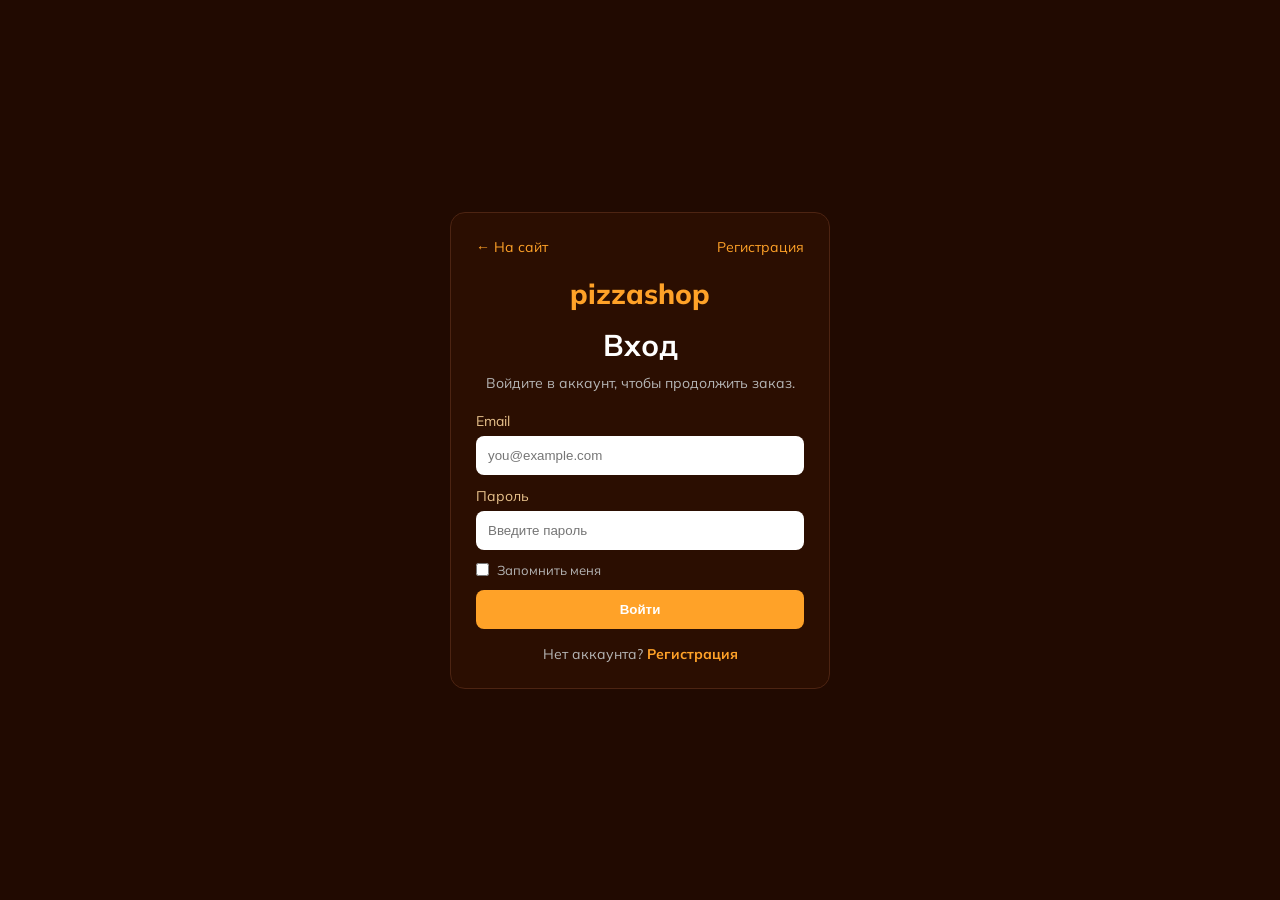
<file: html/login.html>
<!DOCTYPE html>
<html lang="ru">
<head>
	<meta charset="UTF-8">
	<meta name="viewport" content="width=device-width, initial-scale=1.0">
	<title>Pizzashop | Вход</title>
	<link rel="stylesheet" href="../css/auth.css">
</head>
<body>



	<main class="auth__page">

		<div class="auth__card">

			<div class="auth__top">
				<a class="auth__back" href="../index.html">← На сайт</a>
				<a class="auth__link__btn" href="register.html">Регистрация</a>
			</div>

			<a class="auth__brand" href="../index.html">pizzashop</a>
			<h1 class="auth__title">Вход</h1>
			<p class="auth__text">Войдите в аккаунт, чтобы продолжить заказ.</p>

			<form class="auth__form" action="../index.html" method="post">

				<label class="field">
					<span>Email</span>
					<input type="email" name="email" placeholder="you@example.com" required>
				</label>

				<label class="field">
					<span>Пароль</span>
					<input type="password" name="password" placeholder="Введите пароль" required>
				</label>

				<label class="auth__remember">
					<input type="checkbox" name="remember">
					<span>Запомнить меня</span>
				</label>

				<button type="submit" class="auth__submit">Войти</button>

			</form>

			<p class="auth__footer">
				Нет аккаунта? <a href="register.html">Регистрация</a>
			</p>

		</div>

	</main>



</body>
</html>
</file>
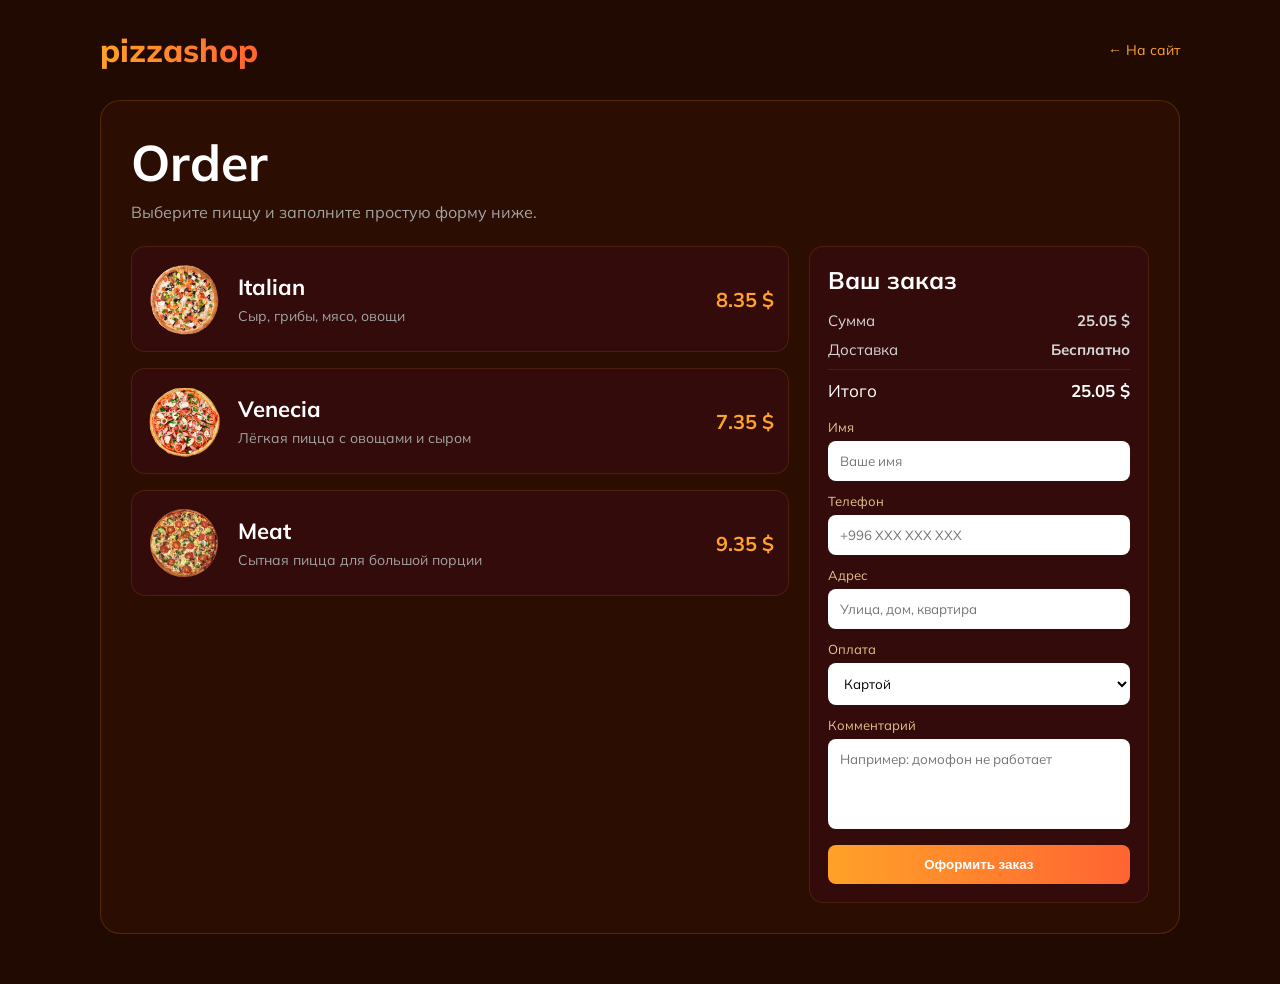
<file: html/order.html>
<!DOCTYPE html>
<html lang="ru">
<head>
	<meta charset="UTF-8">
	<meta name="viewport" content="width=device-width, initial-scale=1.0">
	<title>Pizzashop | Заказ</title>
	<link rel="stylesheet" href="../css/order.css">
</head>
<body>



	<header class="site__header">
		<a class="site__logo" href="../index.html">pizzashop</a>
		<a class="site__back" href="../index.html">← На сайт</a>
	</header>



	<main class="order__page">



		<section class="order__wrap">
			<h1 class="order__title">Order</h1>
			<p class="order__text">Выберите пиццу и заполните простую форму ниже.</p>

			<div class="order__grid">
				<div class="order__list">
					<div class="order__item">
						<img src="../image/menu-icon/pizza-italian.png" alt="Italian pizza">
						<div class="order__info">
							<h2>Italian</h2>
							<p>Сыр, грибы, мясо, овощи</p>
						</div>
						<div class="order__price">8.35 $</div>
					</div>

					<div class="order__item">
						<img src="../image/menu-icon/pizza-venecia.png" alt="Venecia pizza">
						<div class="order__info">
							<h2>Venecia</h2>
							<p>Лёгкая пицца с овощами и сыром</p>
						</div>
						<div class="order__price">7.35 $</div>
					</div>

					<div class="order__item">
						<img src="../image/menu-icon/pizza-meat.png" alt="Meat pizza">
						<div class="order__info">
							<h2>Meat</h2>
							<p>Сытная пицца для большой порции</p>
						</div>
						<div class="order__price">9.35 $</div>
					</div>
				</div>

				<div class="order__summary">
					<h2>Ваш заказ</h2>

					<div class="summary__row">
						<span>Сумма</span>
						<strong>25.05 $</strong>
					</div>
					<div class="summary__row">
						<span>Доставка</span>
						<strong>Бесплатно</strong>
					</div>
					<div class="summary__row total">
						<span>Итого</span>
						<strong>25.05 $</strong>
					</div>

					<form class="order__form" action="../index.html" method="post">
						<label>
							<span>Имя</span>
							<input type="text" name="name" placeholder="Ваше имя" required>
						</label>

						<label>
							<span>Телефон</span>
							<input type="tel" name="phone" placeholder="+996 XXX XXX XXX" required>
						</label>

						<label>
							<span>Адрес</span>
							<input type="text" name="address" placeholder="Улица, дом, квартира" required>
						</label>

						<label>
							<span>Оплата</span>
							<select name="payment">
								<option>Картой</option>
								<option>Наличными</option>
							</select>
						</label>

						<label>
							<span>Комментарий</span>
							<textarea name="comment" placeholder="Например: домофон не работает"></textarea>
						</label>
						<button type="submit" class="order__submit">Оформить заказ</button>
					</form>
				</div>
			</div>
		</section>



	</main>



</body>
</html>
</file>
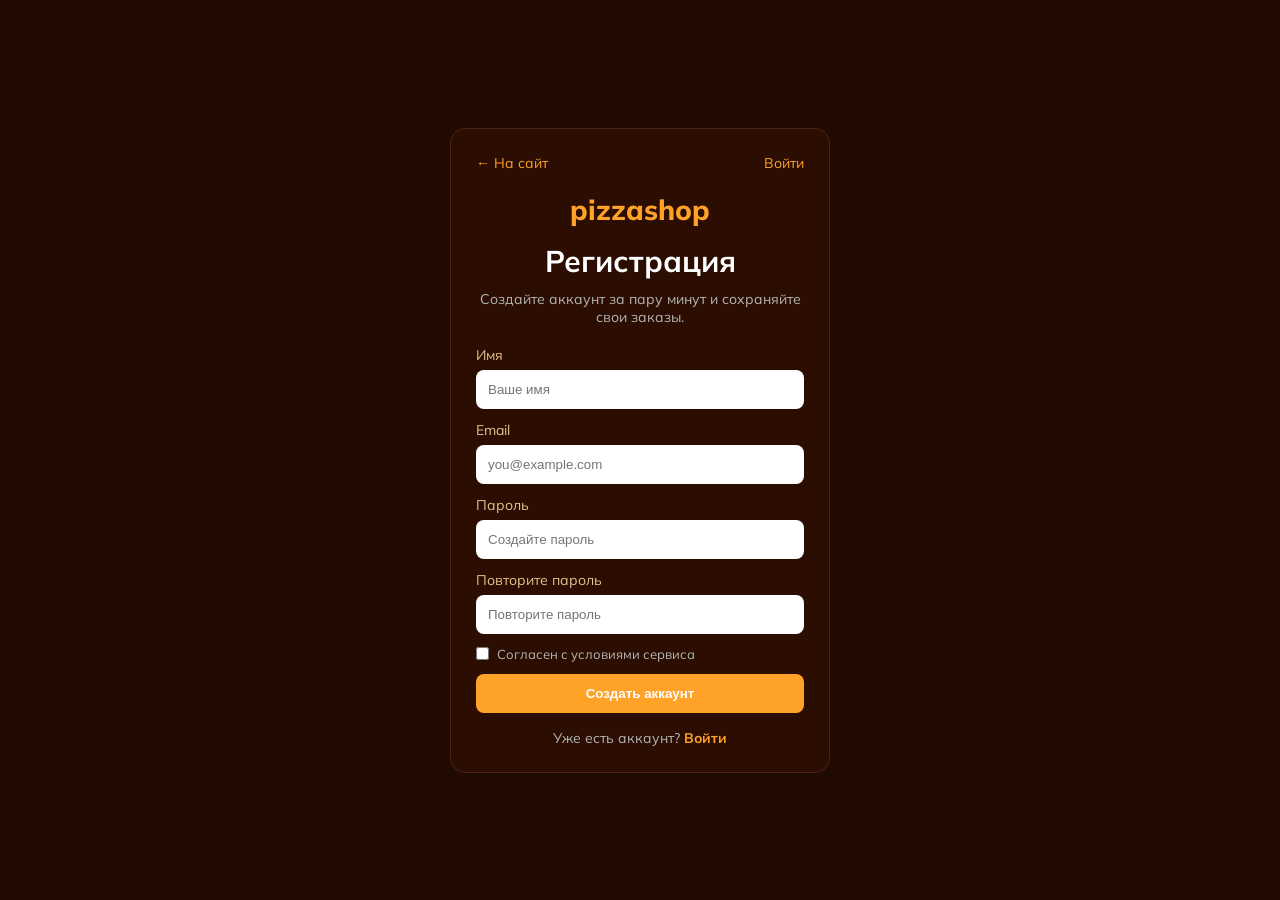
<file: html/register.html>
<!DOCTYPE html>
<html lang="ru">
<head>
	<meta charset="UTF-8">
	<meta name="viewport" content="width=device-width, initial-scale=1.0">
	<title>Регистрация</title>
	<link rel="stylesheet" href="../css/auth.css">
</head>
<body>



	<main class="auth__page">



		<div class="auth__card">

			<div class="auth__top">
				<a class="auth__back" href="../index.html">← На сайт</a>
				<a class="auth__link__btn" href="login.html">Войти</a>
			</div>

			<a class="auth__brand" href="../index.html">pizzashop</a>
			<h1 class="auth__title">Регистрация</h1>
			<p class="auth__text">Создайте аккаунт за пару минут и сохраняйте свои заказы.</p>

			<form class="auth__form" action="login.html" method="post">
				<label class="field">
					<span>Имя</span>
					<input type="text" name="username" placeholder="Ваше имя" required>
				</label>

				<label class="field">
					<span>Email</span>
					<input type="email" name="email" placeholder="you@example.com" required>
				</label>

				<label class="field">
					<span>Пароль</span>
					<input type="password" name="password" placeholder="Создайте пароль" required>
				</label>

				<label class="field">
					<span>Повторите пароль</span>
					<input type="password" name="confirm" placeholder="Повторите пароль" required>
				</label>

				<label class="auth__remember">
					<input type="checkbox" name="agree" required>
					<span>Согласен с условиями сервиса</span>
				</label>

				<button type="submit" class="auth__submit">Создать аккаунт</button>
			</form>

			<p class="auth__footer">
				Уже есть аккаунт? <a href="login.html">Войти</a>
			</p>
	
		</div>



	</main>



</body>
</html>
</file>
<file: css/auth.css>
@import url("https://fonts.googleapis.com/css2?family=Mulish:wght@400;700;800&display=swap");

* {
	margin: 0;
	padding: 0;
	box-sizing: border-box;
}

body {
	font-family: "Mulish", sans-serif;
	background-color: #210a01;
	color: white;
}

a {
	text-decoration: none;
	color: #FFA228;
}

.auth__page {
	min-height: 100vh;
	display: flex;
	justify-content: center;
	align-items: center;
	padding: 20px;
}

.auth__card {
	width: 380px;
	max-width: 100%;
	background-color: #2b0e01;
	padding: 25px;
	border-radius: 15px;
	border: 1px solid #4d2412;
}

@media (max-width: 480px) {
	.auth__page {
		padding: 16px;
	}

	.auth__card {
		padding: 18px 16px;
	}

	.auth__top {
		gap: 10px;
		align-items: center;
	}

	.auth__title {
		font-size: 24px;
	}

	.auth__text {
		font-size: 13px;
	}

	.auth__remember {
		align-items: flex-start;
	}
}

.auth__top {
	display: flex;
	justify-content: space-between;
	margin-bottom: 20px;
}

.auth__back, .auth__link__btn {
	font-size: 14px;
	color: #FFA228;
}

.auth__brand {
	display: block;
	margin-bottom: 15px;
	font-size: 28px;
	font-weight: 800;
	color: #FFA228;
	text-align: center;
}

.auth__title {
	font-size: 30px;
	text-align: center;
	margin-bottom: 10px;
}

.auth__text {
	font-size: 14px;
	text-align: center;
	color: #b6b6b6;
	margin-bottom: 20px;
}

.auth__form {
	display: flex;
	flex-direction: column;
	gap: 12px;
}

.field {
	display: block;
	font-size: 14px;
}

.field span {
	display: block;
	margin-bottom: 6px;
	color: #e8c28c;
}

.field input {
	width: 100%;
	padding: 12px;
	border: none;
	border-radius: 8px;
	outline: none;
	background-color: white;
	color: black;
}

.auth__remember {
	display: flex;
	align-items: center;
	gap: 8px;
	font-size: 13px;
	color: #b6b6b6;
}

.auth__remember input {
	accent-color: #FFA228;
}

.auth__link {
	color: #FFA228;
}

.auth__submit {
	padding: 12px;
	border: none;
	border-radius: 8px;
	background-color: #FFA228;
	color: white;
	font-weight: 700;
	cursor: pointer;
	display: flex;
	justify-content: center;
	align-items: center;
}

.auth__footer {
	margin-top: 16px;
	text-align: center;
	font-size: 14px;
	color: #b6b6b6;
}

.auth__footer a {
	font-weight: 700;
}
</file>
<file: css/order.css>
@import url("https://fonts.googleapis.com/css2?family=Mulish:wght@400;700;800&display=swap");

* {
	margin: 0;
	padding: 0;
	box-sizing: border-box;
}

body {
	font-family: "Mulish", sans-serif;
	background-color: #210a01;
	color: #fff;
}

a {
	text-decoration: none;
	color: inherit;
}

.site__header {
	display: flex;
	justify-content: space-between;
	align-items: center;
	padding: 30px 100px 10px;
}

.site__logo {
	font-size: 32px;
	font-weight: 800;
	background: linear-gradient(90deg, #ffa228, #ff6432);
	-webkit-background-clip: text;
	-webkit-text-fill-color: transparent;
}

.site__back {
	color: #ffa228;
	font-size: 14px;
}

.order__page {
	display: flex;
	justify-content: center;
	padding: 20px 100px 50px;
}

.order__wrap {
	width: 1180px;
	max-width: 100%;
	background-color: #2b0e01;
	border: 1px solid rgba(255, 162, 40, 0.18);
	border-radius: 20px;
	padding: 30px;
}

@media (max-width: 1024px) {
	.site__header,
	.order__page {
		padding-left: 24px;
		padding-right: 24px;
	}

	.order__grid {
		flex-direction: column;
	}

	.order__list,
	.order__summary {
		width: 100%;
	}
}

@media (max-width: 560px) {
	.site__header {
		padding-top: 20px;
		padding-bottom: 0;
	}

	.order__page {
		padding: 16px;
	}

	.order__wrap {
		padding: 18px 14px;
	}

	.order__title {
		font-size: 32px;
	}

	.order__text {
		font-size: 14px;
	}

	.order__item {
		flex-wrap: wrap;
	}

	.order__price {
		margin-left: 0;
		width: 100%;
	}
}

.order__title {
	font-size: 50px;
	margin-bottom: 8px;
}

.order__text {
	color: #a3a3a3;
	font-size: 16px;
	margin-bottom: 24px;
}

.order__grid {
	display: flex;
	gap: 20px;
}

.order__list {
	width: 700px;
	display: flex;
	flex-direction: column;
	gap: 16px;
}

.order__item {
	display: flex;
	align-items: center;
	gap: 16px;
	background-color: #330b0b;
	border: 1px solid rgba(255, 162, 40, 0.12);
	border-radius: 14px;
	padding: 14px;
}

.order__item img {
	width: 76px;
	height: 76px;
	object-fit: cover;
	border-radius: 12px;
}

.order__info h2 {
	font-size: 22px;
	margin-bottom: 6px;
}

.order__info p {
	color: #a3a3a3;
	font-size: 14px;
}

.order__price {
	margin-left: auto;
	font-size: 20px;
	font-weight: 700;
	color: #ffa228;
}

.order__summary {
	width: 360px;
	background-color: #330b0b;
	border: 1px solid rgba(255, 162, 40, 0.12);
	border-radius: 14px;
	padding: 18px;
}

.order__summary h2 {
	font-size: 24px;
	margin-bottom: 16px;
}

.summary__row {
	display: flex;
	justify-content: space-between;
	margin-bottom: 10px;
	font-size: 15px;
	color: #d6d6d6;
}

.summary__row.total {
	padding-top: 10px;
	margin-top: 10px;
	border-top: 1px solid rgba(255, 162, 40, 0.12);
	font-size: 17px;
	color: #fff;
}

.order__form {
	display: flex;
	flex-direction: column;
	gap: 12px;
	margin-top: 18px;
}

.order__form label {
	display: block;
}

.order__form span {
	display: block;
	margin-bottom: 6px;
	font-size: 13px;
	color: #e8c28c;
}

.order__form input, .order__form select, .order__form textarea {
	width: 100%;
	padding: 12px;
	border: none;
	border-radius: 8px;
	outline: none;
	background-color: #fff;
	color: #000;
	font-family: inherit;
}

.order__form textarea {
	min-height: 90px;
	resize: none;
}

.order__submit {
	padding: 12px;
	border: none;
	border-radius: 8px;
	background: linear-gradient(90deg, #ffa228, #ff6432);
	color: #fff;
	font-weight: 700;
	cursor: pointer;
}
</file>
